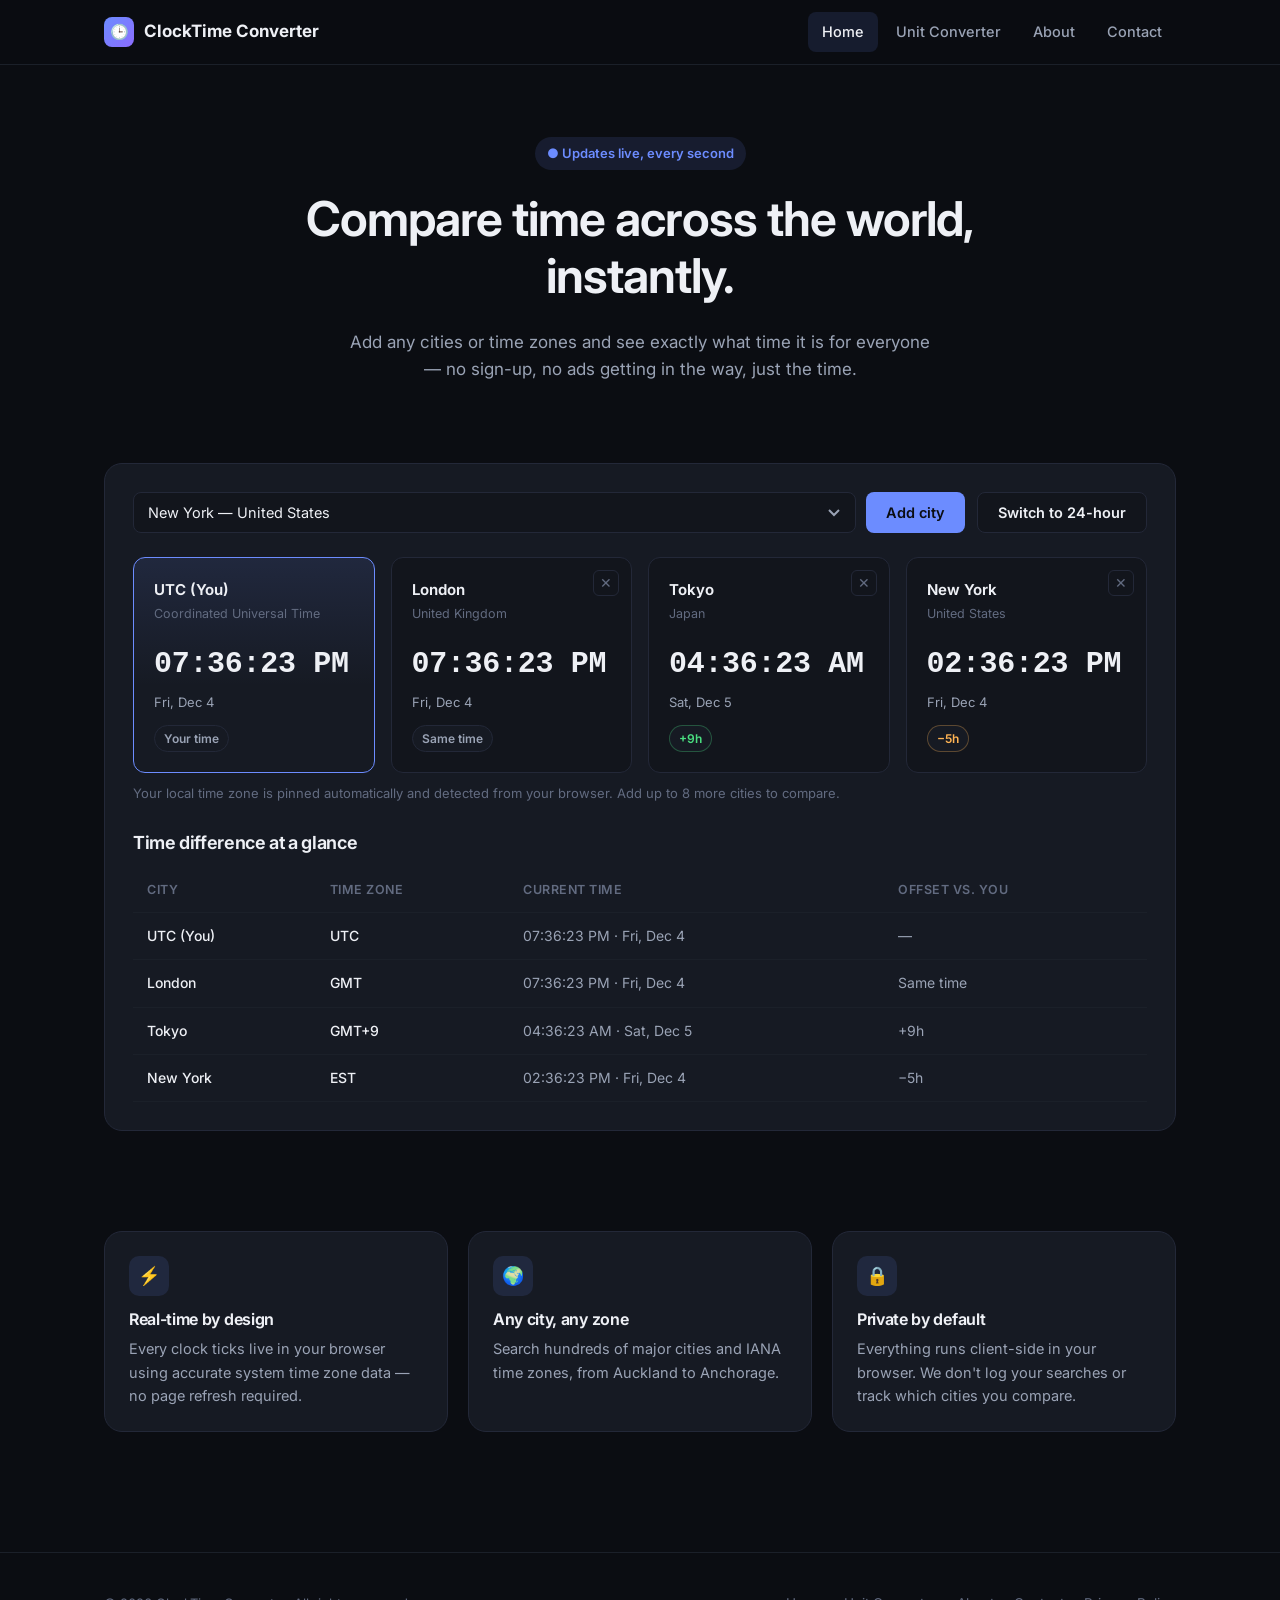
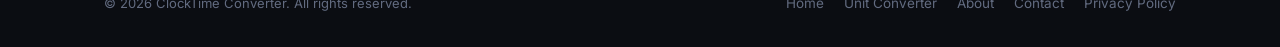
<file: website/index.html>
<!DOCTYPE html>
<html lang="en">
<head>
<meta charset="UTF-8">
<meta name="viewport" content="width=device-width, initial-scale=1.0">
<title>ClockTime Converter — World Clock &amp; Time Zone Converter</title>
<meta name="description" content="Compare live time across cities and time zones instantly. A free, fast world clock and time zone converter with no sign-up required.">
<link rel="icon" href="favicon.ico">
<link rel="preconnect" href="https://fonts.googleapis.com">
<link rel="preconnect" href="https://fonts.gstatic.com" crossorigin>
<link href="https://fonts.googleapis.com/css2?family=Inter:wght@400;500;600;650;700&display=swap" rel="stylesheet">
<link rel="stylesheet" href="style.css">
</head>
<body>

<header class="site-header">
  <div class="header-inner">
    <a href="index.html" class="brand">
      <span class="brand-mark">🕒</span>
      ClockTime Converter
    </a>
    <nav class="main-nav" id="mainNav">
      <a href="index.html" class="active">Home</a>
      <a href="converter.html">Unit Converter</a>
      <a href="about.html">About</a>
      <a href="contact.html">Contact</a>
    </nav>
    <button class="nav-toggle" id="navToggle" aria-label="Toggle navigation">☰</button>
  </div>
</header>

<main>
  <section class="hero">
    <div class="container">
      <span class="eyebrow">● Updates live, every second</span>
      <h1>Compare time across the world, instantly.</h1>
      <p class="lead">Add any cities or time zones and see exactly what time it is for everyone — no sign-up, no ads getting in the way, just the time.</p>
    </div>
  </section>

  <section>
    <div class="container">
      <div class="card">
        <div class="clock-toolbar">
          <div class="add-zone">
            <select id="zoneSelect" aria-label="Choose a city or time zone"></select>
            <button class="btn btn-primary" id="addZoneBtn">Add city</button>
          </div>
          <button class="btn btn-secondary" id="use24hBtn">Switch to 24-hour</button>
        </div>

        <div class="zone-grid" id="zoneGrid"></div>
        <p class="helper-text">Your local time zone is pinned automatically and detected from your browser. Add up to 8 more cities to compare.</p>

        <div class="diff-panel">
          <h2>Time difference at a glance</h2>
          <div style="overflow-x:auto;">
            <table class="diff-table" id="diffTable">
              <thead>
                <tr>
                  <th>City</th>
                  <th>Time zone</th>
                  <th>Current time</th>
                  <th>Offset vs. you</th>
                </tr>
              </thead>
              <tbody id="diffTableBody"></tbody>
            </table>
          </div>
        </div>
      </div>
    </div>
  </section>

  <section>
    <div class="container">
      <div class="grid grid-3 value-grid">
        <div class="card value-card">
          <div class="icon">⚡</div>
          <h3>Real-time by design</h3>
          <p>Every clock ticks live in your browser using accurate system time zone data — no page refresh required.</p>
        </div>
        <div class="card value-card">
          <div class="icon">🌍</div>
          <h3>Any city, any zone</h3>
          <p>Search hundreds of major cities and IANA time zones, from Auckland to Anchorage.</p>
        </div>
        <div class="card value-card">
          <div class="icon">🔒</div>
          <h3>Private by default</h3>
          <p>Everything runs client-side in your browser. We don't log your searches or track which cities you compare.</p>
        </div>
      </div>
    </div>
  </section>
</main>

<footer class="site-footer">
  <div class="container footer-inner">
    <div class="footer-copy">© <span id="year"></span> ClockTime Converter. All rights reserved.</div>
    <nav class="footer-nav">
      <a href="index.html">Home</a>
      <a href="converter.html">Unit Converter</a>
      <a href="about.html">About</a>
      <a href="contact.html">Contact</a>
      <a href="privacy.html">Privacy Policy</a>
    </nav>
  </div>
</footer>

<script src="script.js"></script>
</body>
</html>
</file>
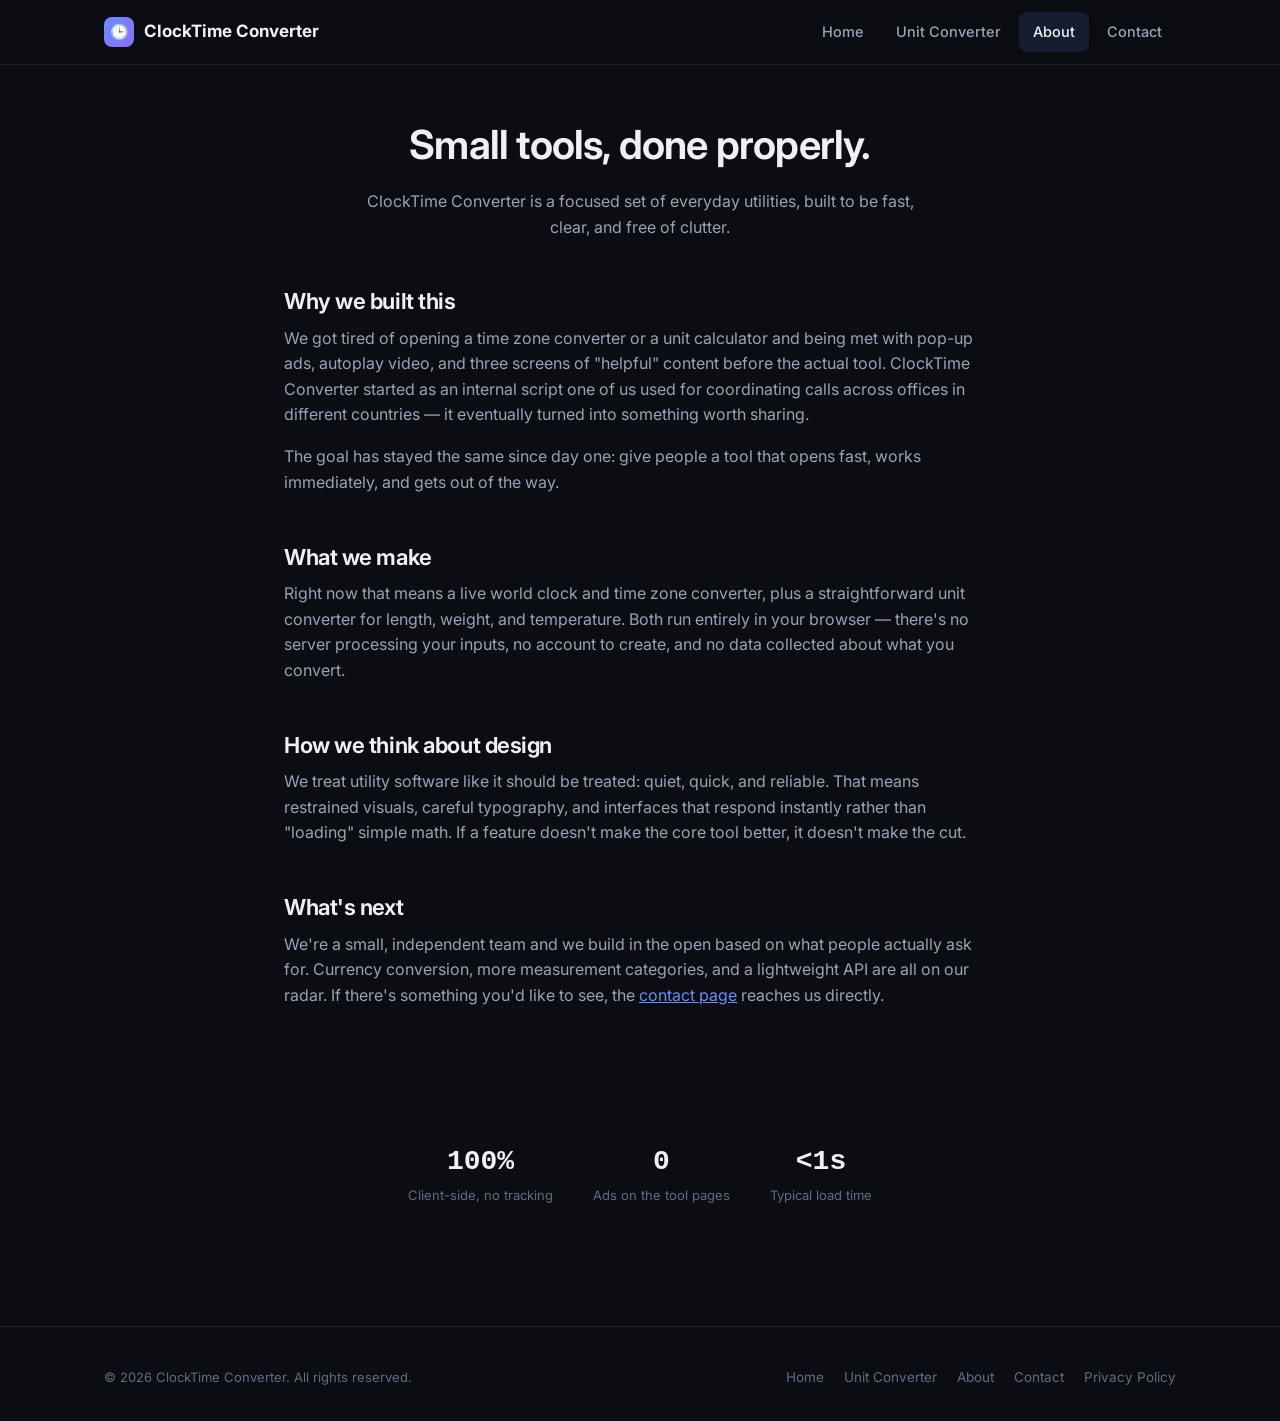
<file: website/about.html>
<!DOCTYPE html>
<html lang="en">
<head>
<meta charset="UTF-8">
<meta name="viewport" content="width=device-width, initial-scale=1.0">
<title>About Us | ClockTime Converter</title>
<meta name="description" content="Learn about ClockTime Converter, a small team building fast, no-nonsense time zone and unit conversion tools.">
<link rel="icon" href="favicon.ico">
<link rel="preconnect" href="https://fonts.googleapis.com">
<link rel="preconnect" href="https://fonts.gstatic.com" crossorigin>
<link href="https://fonts.googleapis.com/css2?family=Inter:wght@400;500;600;650;700&display=swap" rel="stylesheet">
<link rel="stylesheet" href="style.css">
</head>
<body>

<header class="site-header">
  <div class="header-inner">
    <a href="index.html" class="brand">
      <span class="brand-mark">🕒</span>
      ClockTime Converter
    </a>
    <nav class="main-nav" id="mainNav">
      <a href="index.html">Home</a>
      <a href="converter.html">Unit Converter</a>
      <a href="about.html" class="active">About</a>
      <a href="contact.html">Contact</a>
    </nav>
    <button class="nav-toggle" id="navToggle" aria-label="Toggle navigation">☰</button>
  </div>
</header>

<main>
  <section class="page-hero">
    <div class="container">
      <h1>Small tools, done properly.</h1>
      <p>ClockTime Converter is a focused set of everyday utilities, built to be fast, clear, and free of clutter.</p>
    </div>
  </section>

  <section>
    <div class="container prose">
      <h2>Why we built this</h2>
      <p>We got tired of opening a time zone converter or a unit calculator and being met with pop-up ads, autoplay video, and three screens of "helpful" content before the actual tool. ClockTime Converter started as an internal script one of us used for coordinating calls across offices in different countries — it eventually turned into something worth sharing.</p>
      <p>The goal has stayed the same since day one: give people a tool that opens fast, works immediately, and gets out of the way.</p>

      <h2>What we make</h2>
      <p>Right now that means a live world clock and time zone converter, plus a straightforward unit converter for length, weight, and temperature. Both run entirely in your browser — there's no server processing your inputs, no account to create, and no data collected about what you convert.</p>

      <h2>How we think about design</h2>
      <p>We treat utility software like it should be treated: quiet, quick, and reliable. That means restrained visuals, careful typography, and interfaces that respond instantly rather than "loading" simple math. If a feature doesn't make the core tool better, it doesn't make the cut.</p>

      <h2>What's next</h2>
      <p>We're a small, independent team and we build in the open based on what people actually ask for. Currency conversion, more measurement categories, and a lightweight API are all on our radar. If there's something you'd like to see, the <a href="contact.html" style="color: var(--accent); text-decoration: underline;">contact page</a> reaches us directly.</p>
    </div>
  </section>

  <section>
    <div class="container">
      <div class="stats-row">
        <div class="stat">
          <div class="num">100%</div>
          <div class="label">Client-side, no tracking</div>
        </div>
        <div class="stat">
          <div class="num">0</div>
          <div class="label">Ads on the tool pages</div>
        </div>
        <div class="stat">
          <div class="num">&lt;1s</div>
          <div class="label">Typical load time</div>
        </div>
      </div>
    </div>
  </section>
</main>

<footer class="site-footer">
  <div class="container footer-inner">
    <div class="footer-copy">© <span id="year"></span> ClockTime Converter. All rights reserved.</div>
    <nav class="footer-nav">
      <a href="index.html">Home</a>
      <a href="converter.html">Unit Converter</a>
      <a href="about.html">About</a>
      <a href="contact.html">Contact</a>
      <a href="privacy.html">Privacy Policy</a>
    </nav>
  </div>
</footer>

<script src="script.js"></script>
</body>
</html>
</file>
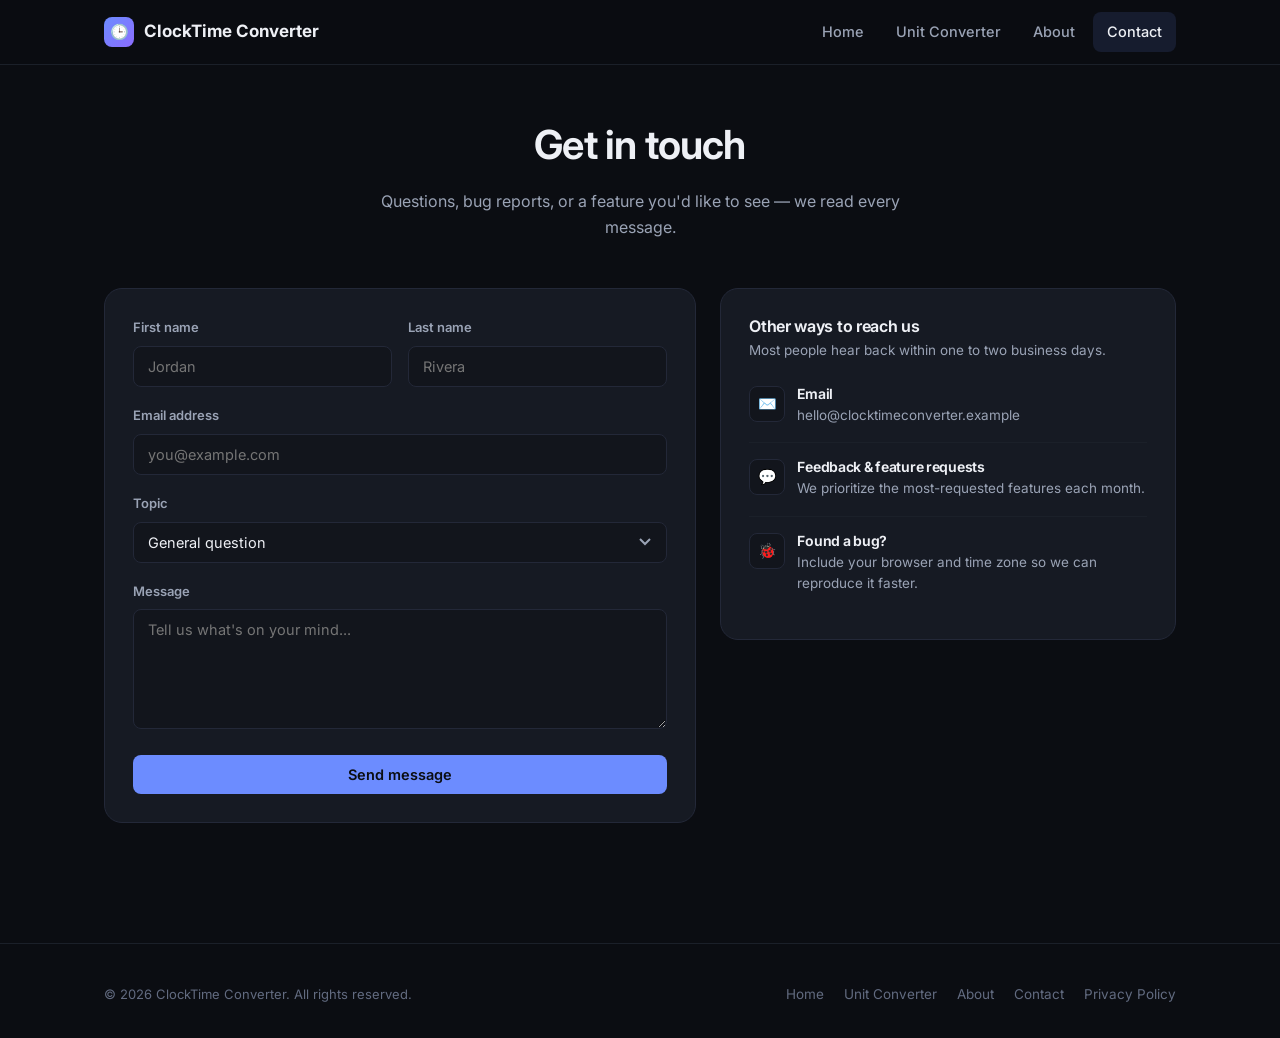
<file: website/contact.html>
<!DOCTYPE html>
<html lang="en">
<head>
<meta charset="UTF-8">
<meta name="viewport" content="width=device-width, initial-scale=1.0">
<title>Contact Us | ClockTime Converter</title>
<meta name="description" content="Get in touch with the ClockTime Converter team — questions, feedback, and feature requests welcome.">
<link rel="icon" href="favicon.ico">
<link rel="preconnect" href="https://fonts.googleapis.com">
<link rel="preconnect" href="https://fonts.gstatic.com" crossorigin>
<link href="https://fonts.googleapis.com/css2?family=Inter:wght@400;500;600;650;700&display=swap" rel="stylesheet">
<link rel="stylesheet" href="style.css">
</head>
<body>

<header class="site-header">
  <div class="header-inner">
    <a href="index.html" class="brand">
      <span class="brand-mark">🕒</span>
      ClockTime Converter
    </a>
    <nav class="main-nav" id="mainNav">
      <a href="index.html">Home</a>
      <a href="converter.html">Unit Converter</a>
      <a href="about.html">About</a>
      <a href="contact.html" class="active">Contact</a>
    </nav>
    <button class="nav-toggle" id="navToggle" aria-label="Toggle navigation">☰</button>
  </div>
</header>

<main>
  <section class="page-hero">
    <div class="container">
      <h1>Get in touch</h1>
      <p>Questions, bug reports, or a feature you'd like to see — we read every message.</p>
    </div>
  </section>

  <section>
    <div class="container">
      <div class="contact-layout">

        <div class="card">
          <form id="contactForm" novalidate>
            <div class="form-row">
              <div class="field-group">
                <label for="firstName">First name</label>
                <input type="text" id="firstName" name="firstName" placeholder="Jordan" required>
              </div>
              <div class="field-group">
                <label for="lastName">Last name</label>
                <input type="text" id="lastName" name="lastName" placeholder="Rivera" required>
              </div>
            </div>

            <div class="field-group">
              <label for="email">Email address</label>
              <input type="email" id="email" name="email" placeholder="you@example.com" required>
            </div>

            <div class="field-group">
              <label for="topic">Topic</label>
              <select id="topic" name="topic">
                <option value="general">General question</option>
                <option value="bug">Report a bug</option>
                <option value="feature">Feature request</option>
                <option value="other">Something else</option>
              </select>
            </div>

            <div class="field-group">
              <label for="message">Message</label>
              <textarea id="message" name="message" placeholder="Tell us what's on your mind..." required></textarea>
            </div>

            <button type="submit" class="btn btn-primary" style="width:100%;">Send message</button>

            <div class="form-status" id="formStatus"></div>
          </form>
        </div>

        <div class="card">
          <h3 style="font-size:16px; margin-bottom: 4px;">Other ways to reach us</h3>
          <p style="font-size: 13.5px; margin-bottom: 8px;">Most people hear back within one to two business days.</p>

          <div class="contact-info-item">
            <div class="icon">✉️</div>
            <div>
              <h4>Email</h4>
              <p>hello@clocktimeconverter.example</p>
            </div>
          </div>
          <div class="contact-info-item">
            <div class="icon">💬</div>
            <div>
              <h4>Feedback &amp; feature requests</h4>
              <p>We prioritize the most-requested features each month.</p>
            </div>
          </div>
          <div class="contact-info-item">
            <div class="icon">🐞</div>
            <div>
              <h4>Found a bug?</h4>
              <p>Include your browser and time zone so we can reproduce it faster.</p>
            </div>
          </div>
        </div>

      </div>
    </div>
  </section>
</main>

<footer class="site-footer">
  <div class="container footer-inner">
    <div class="footer-copy">© <span id="year"></span> ClockTime Converter. All rights reserved.</div>
    <nav class="footer-nav">
      <a href="index.html">Home</a>
      <a href="converter.html">Unit Converter</a>
      <a href="about.html">About</a>
      <a href="contact.html">Contact</a>
      <a href="privacy.html">Privacy Policy</a>
    </nav>
  </div>
</footer>

<script src="script.js"></script>
</body>
</html>
</file>
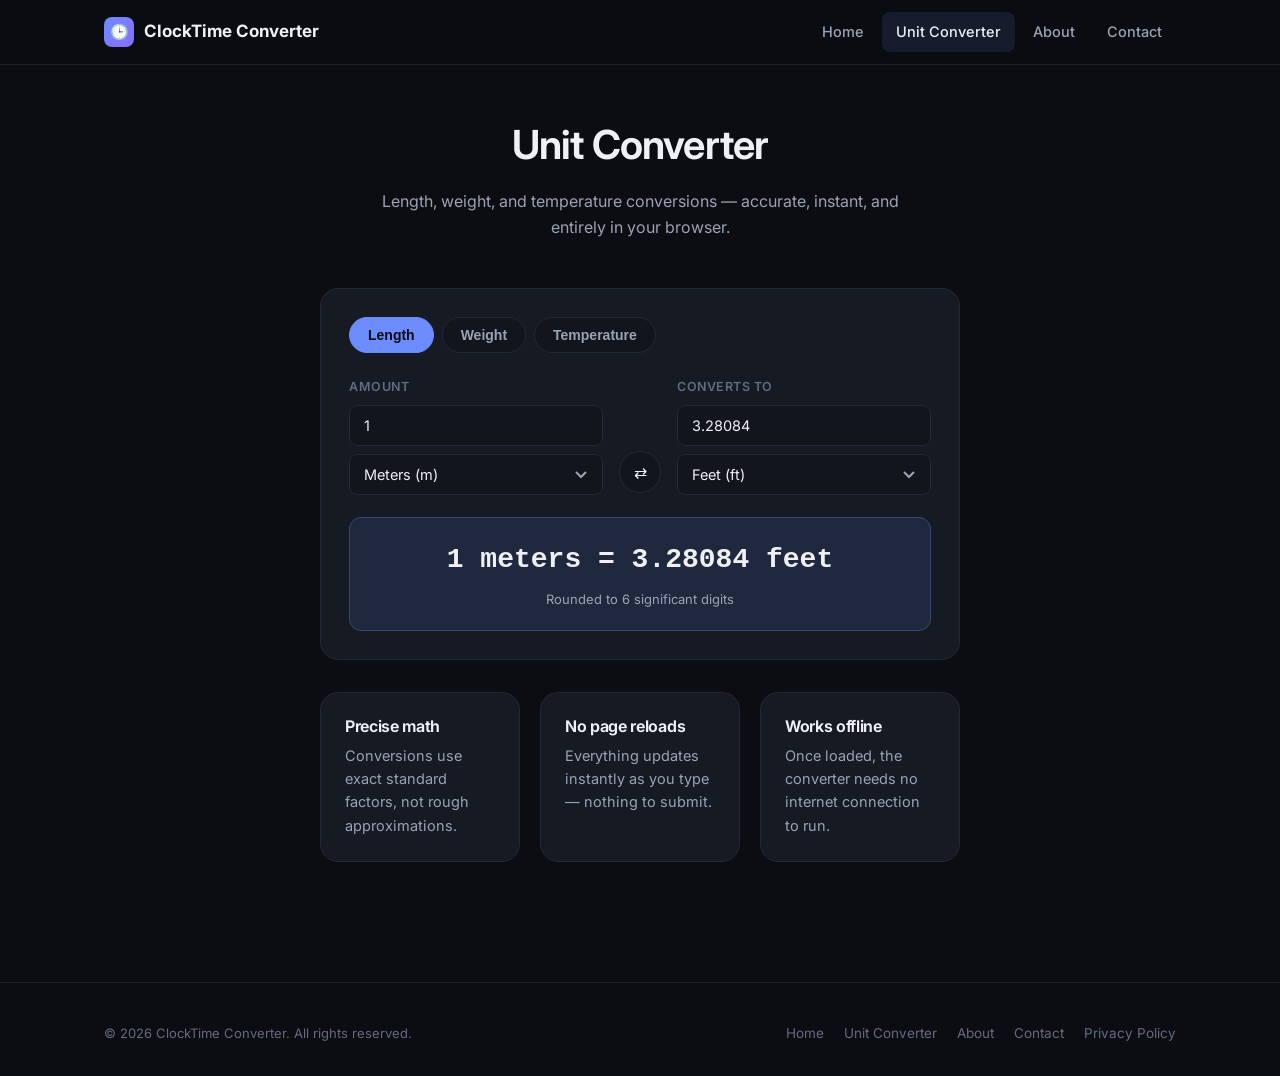
<file: website/converter.html>
<!DOCTYPE html>
<html lang="en">
<head>
<meta charset="UTF-8">
<meta name="viewport" content="width=device-width, initial-scale=1.0">
<title>Unit Converter — Length, Weight &amp; Temperature | ClockTime Converter</title>
<meta name="description" content="Convert length, weight, and temperature units instantly with a clean, fast, client-side unit converter.">
<link rel="icon" href="favicon.ico">
<link rel="preconnect" href="https://fonts.googleapis.com">
<link rel="preconnect" href="https://fonts.gstatic.com" crossorigin>
<link href="https://fonts.googleapis.com/css2?family=Inter:wght@400;500;600;650;700&display=swap" rel="stylesheet">
<link rel="stylesheet" href="style.css">
</head>
<body>

<header class="site-header">
  <div class="header-inner">
    <a href="index.html" class="brand">
      <span class="brand-mark">🕒</span>
      ClockTime Converter
    </a>
    <nav class="main-nav" id="mainNav">
      <a href="index.html">Home</a>
      <a href="converter.html" class="active">Unit Converter</a>
      <a href="about.html">About</a>
      <a href="contact.html">Contact</a>
    </nav>
    <button class="nav-toggle" id="navToggle" aria-label="Toggle navigation">☰</button>
  </div>
</header>

<main>
  <section class="page-hero">
    <div class="container">
      <h1>Unit Converter</h1>
      <p>Length, weight, and temperature conversions — accurate, instant, and entirely in your browser.</p>
    </div>
  </section>

  <section>
    <div class="container">
      <div class="card" style="max-width:640px; margin:0 auto;">

        <div class="converter-tabs">
          <button class="tab-btn active" data-panel="length">Length</button>
          <button class="tab-btn" data-panel="weight">Weight</button>
          <button class="tab-btn" data-panel="temperature">Temperature</button>
        </div>

        <!-- Length -->
        <div class="converter-panel active" id="panel-length">
          <div class="converter-row">
            <div class="field">
              <label for="lengthFromValue">Amount</label>
              <input type="number" id="lengthFromValue" value="1" step="any">
              <select id="lengthFromUnit">
                <option value="mm">Millimeters (mm)</option>
                <option value="cm">Centimeters (cm)</option>
                <option value="m" selected>Meters (m)</option>
                <option value="km">Kilometers (km)</option>
                <option value="in">Inches (in)</option>
                <option value="ft">Feet (ft)</option>
                <option value="yd">Yards (yd)</option>
                <option value="mi">Miles (mi)</option>
              </select>
            </div>
            <button class="swap-btn" id="lengthSwap" aria-label="Swap units">⇄</button>
            <div class="field">
              <label for="lengthToUnit">Converts to</label>
              <input type="text" id="lengthToValue" readonly>
              <select id="lengthToUnit">
                <option value="mm">Millimeters (mm)</option>
                <option value="cm">Centimeters (cm)</option>
                <option value="m">Meters (m)</option>
                <option value="km">Kilometers (km)</option>
                <option value="in">Inches (in)</option>
                <option value="ft" selected>Feet (ft)</option>
                <option value="yd">Yards (yd)</option>
                <option value="mi">Miles (mi)</option>
              </select>
            </div>
          </div>
          <div class="result-box">
            <div class="result-value" id="lengthResult">—</div>
            <div class="result-note">Rounded to 6 significant digits</div>
          </div>
        </div>

        <!-- Weight -->
        <div class="converter-panel" id="panel-weight">
          <div class="converter-row">
            <div class="field">
              <label for="weightFromValue">Amount</label>
              <input type="number" id="weightFromValue" value="1" step="any">
              <select id="weightFromUnit">
                <option value="mg">Milligrams (mg)</option>
                <option value="g" selected>Grams (g)</option>
                <option value="kg">Kilograms (kg)</option>
                <option value="oz">Ounces (oz)</option>
                <option value="lb">Pounds (lb)</option>
                <option value="st">Stone (st)</option>
                <option value="t">Metric tons (t)</option>
              </select>
            </div>
            <button class="swap-btn" id="weightSwap" aria-label="Swap units">⇄</button>
            <div class="field">
              <label for="weightToUnit">Converts to</label>
              <input type="text" id="weightToValue" readonly>
              <select id="weightToUnit">
                <option value="mg">Milligrams (mg)</option>
                <option value="g">Grams (g)</option>
                <option value="kg">Kilograms (kg)</option>
                <option value="oz" selected>Ounces (oz)</option>
                <option value="lb">Pounds (lb)</option>
                <option value="st">Stone (st)</option>
                <option value="t">Metric tons (t)</option>
              </select>
            </div>
          </div>
          <div class="result-box">
            <div class="result-value" id="weightResult">—</div>
            <div class="result-note">Rounded to 6 significant digits</div>
          </div>
        </div>

        <!-- Temperature -->
        <div class="converter-panel" id="panel-temperature">
          <div class="converter-row">
            <div class="field">
              <label for="tempFromValue">Amount</label>
              <input type="number" id="tempFromValue" value="0" step="any">
              <select id="tempFromUnit">
                <option value="c" selected>Celsius (°C)</option>
                <option value="f">Fahrenheit (°F)</option>
                <option value="k">Kelvin (K)</option>
              </select>
            </div>
            <button class="swap-btn" id="tempSwap" aria-label="Swap units">⇄</button>
            <div class="field">
              <label for="tempToUnit">Converts to</label>
              <input type="text" id="tempToValue" readonly>
              <select id="tempToUnit">
                <option value="c">Celsius (°C)</option>
                <option value="f" selected>Fahrenheit (°F)</option>
                <option value="k">Kelvin (K)</option>
              </select>
            </div>
          </div>
          <div class="result-box">
            <div class="result-value" id="tempResult">—</div>
            <div class="result-note">Rounded to 2 decimal places</div>
          </div>
        </div>

      </div>

      <div class="grid grid-3 value-grid" style="max-width:640px;margin:32px auto 0;">
        <div class="card value-card">
          <h3>Precise math</h3>
          <p>Conversions use exact standard factors, not rough approximations.</p>
        </div>
        <div class="card value-card">
          <h3>No page reloads</h3>
          <p>Everything updates instantly as you type — nothing to submit.</p>
        </div>
        <div class="card value-card">
          <h3>Works offline</h3>
          <p>Once loaded, the converter needs no internet connection to run.</p>
        </div>
      </div>
    </div>
  </section>
</main>

<footer class="site-footer">
  <div class="container footer-inner">
    <div class="footer-copy">© <span id="year"></span> ClockTime Converter. All rights reserved.</div>
    <nav class="footer-nav">
      <a href="index.html">Home</a>
      <a href="converter.html">Unit Converter</a>
      <a href="about.html">About</a>
      <a href="contact.html">Contact</a>
      <a href="privacy.html">Privacy Policy</a>
    </nav>
  </div>
</footer>

<script src="script.js"></script>
</body>
</html>
</file>
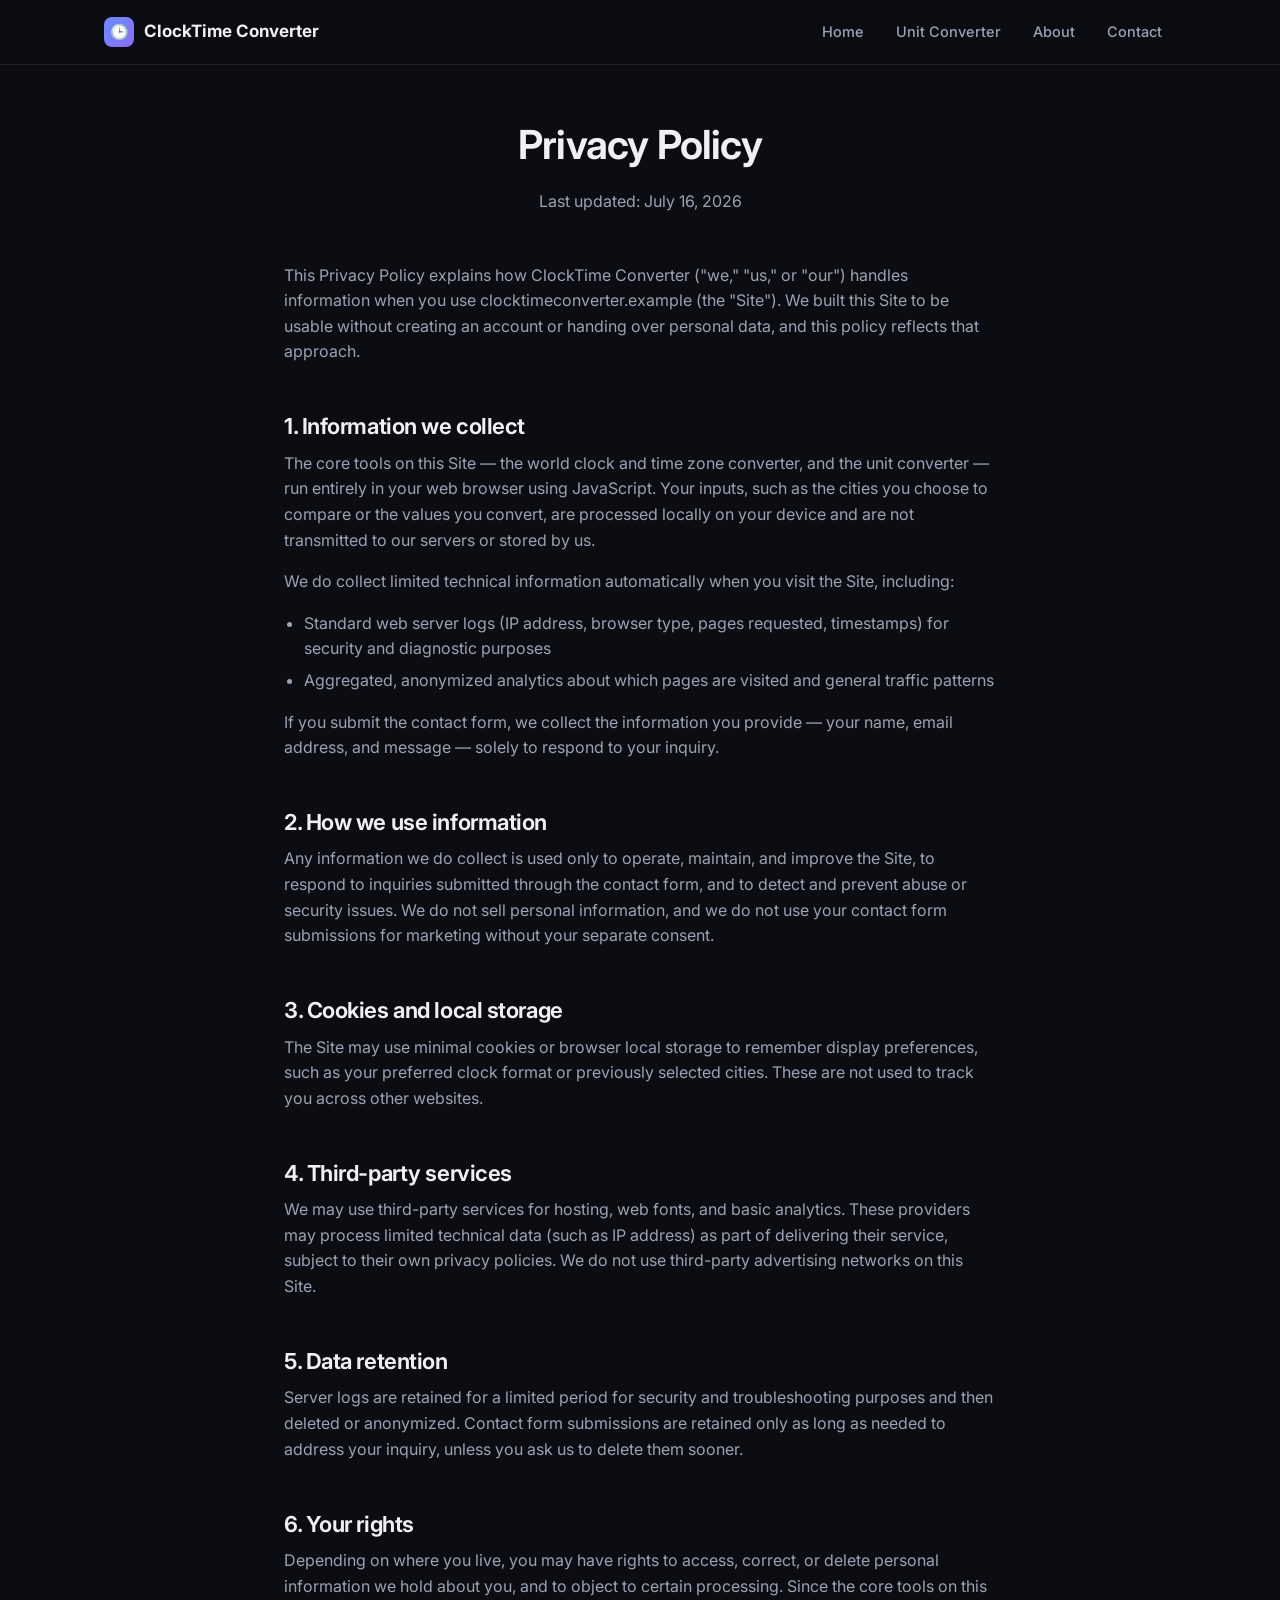
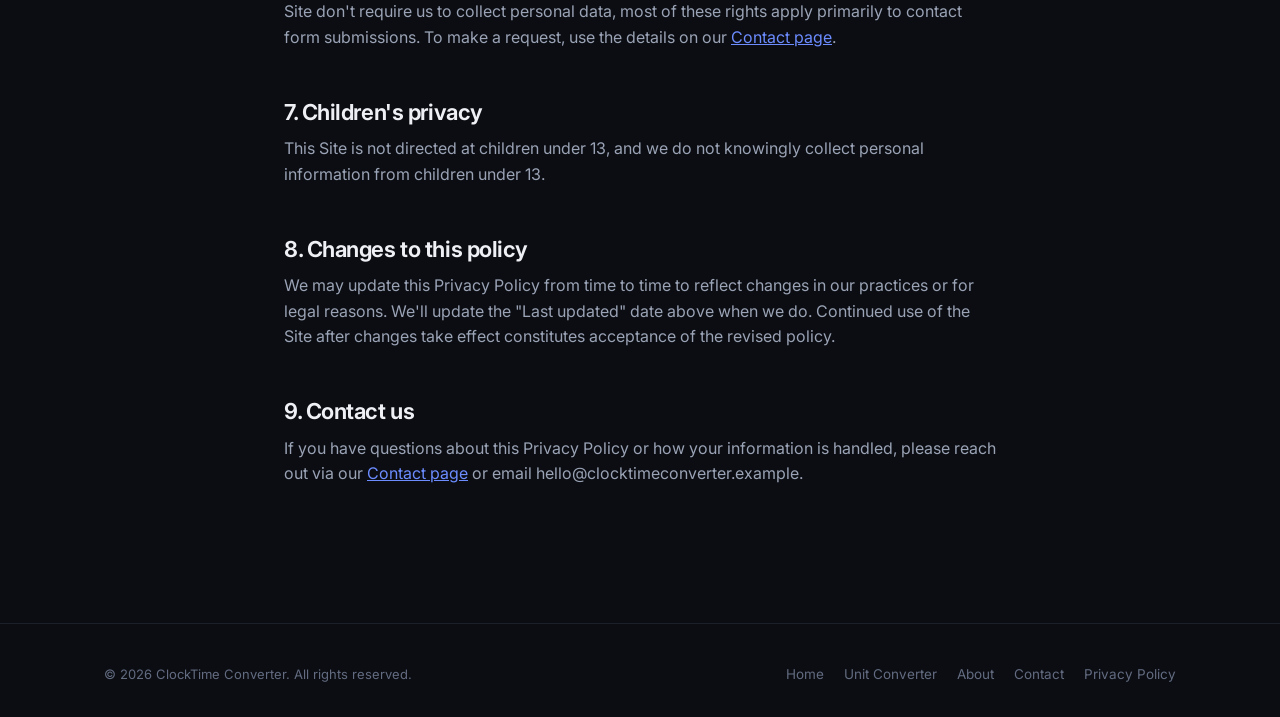
<file: website/privacy.html>
<!DOCTYPE html>
<html lang="en">
<head>
<meta charset="UTF-8">
<meta name="viewport" content="width=device-width, initial-scale=1.0">
<title>Privacy Policy | ClockTime Converter</title>
<meta name="description" content="Read the ClockTime Converter privacy policy — what data we collect, how it's used, and your rights.">
<link rel="icon" href="favicon.ico">
<link rel="preconnect" href="https://fonts.googleapis.com">
<link rel="preconnect" href="https://fonts.gstatic.com" crossorigin>
<link href="https://fonts.googleapis.com/css2?family=Inter:wght@400;500;600;650;700&display=swap" rel="stylesheet">
<link rel="stylesheet" href="style.css">
</head>
<body>

<header class="site-header">
  <div class="header-inner">
    <a href="index.html" class="brand">
      <span class="brand-mark">🕒</span>
      ClockTime Converter
    </a>
    <nav class="main-nav" id="mainNav">
      <a href="index.html">Home</a>
      <a href="converter.html">Unit Converter</a>
      <a href="about.html">About</a>
      <a href="contact.html">Contact</a>
    </nav>
    <button class="nav-toggle" id="navToggle" aria-label="Toggle navigation">☰</button>
  </div>
</header>

<main>
  <section class="page-hero">
    <div class="container">
      <h1>Privacy Policy</h1>
      <p>Last updated: July 16, 2026</p>
    </div>
  </section>

  <section>
    <div class="container prose">
      <p>This Privacy Policy explains how ClockTime Converter ("we," "us," or "our") handles information when you use clocktimeconverter.example (the "Site"). We built this Site to be usable without creating an account or handing over personal data, and this policy reflects that approach.</p>

      <h2>1. Information we collect</h2>
      <p>The core tools on this Site — the world clock and time zone converter, and the unit converter — run entirely in your web browser using JavaScript. Your inputs, such as the cities you choose to compare or the values you convert, are processed locally on your device and are not transmitted to our servers or stored by us.</p>
      <p>We do collect limited technical information automatically when you visit the Site, including:</p>
      <ul>
        <li>Standard web server logs (IP address, browser type, pages requested, timestamps) for security and diagnostic purposes</li>
        <li>Aggregated, anonymized analytics about which pages are visited and general traffic patterns</li>
      </ul>
      <p>If you submit the contact form, we collect the information you provide — your name, email address, and message — solely to respond to your inquiry.</p>

      <h2>2. How we use information</h2>
      <p>Any information we do collect is used only to operate, maintain, and improve the Site, to respond to inquiries submitted through the contact form, and to detect and prevent abuse or security issues. We do not sell personal information, and we do not use your contact form submissions for marketing without your separate consent.</p>

      <h2>3. Cookies and local storage</h2>
      <p>The Site may use minimal cookies or browser local storage to remember display preferences, such as your preferred clock format or previously selected cities. These are not used to track you across other websites.</p>

      <h2>4. Third-party services</h2>
      <p>We may use third-party services for hosting, web fonts, and basic analytics. These providers may process limited technical data (such as IP address) as part of delivering their service, subject to their own privacy policies. We do not use third-party advertising networks on this Site.</p>

      <h2>5. Data retention</h2>
      <p>Server logs are retained for a limited period for security and troubleshooting purposes and then deleted or anonymized. Contact form submissions are retained only as long as needed to address your inquiry, unless you ask us to delete them sooner.</p>

      <h2>6. Your rights</h2>
      <p>Depending on where you live, you may have rights to access, correct, or delete personal information we hold about you, and to object to certain processing. Since the core tools on this Site don't require us to collect personal data, most of these rights apply primarily to contact form submissions. To make a request, use the details on our <a href="contact.html" style="color: var(--accent); text-decoration: underline;">Contact page</a>.</p>

      <h2>7. Children's privacy</h2>
      <p>This Site is not directed at children under 13, and we do not knowingly collect personal information from children under 13.</p>

      <h2>8. Changes to this policy</h2>
      <p>We may update this Privacy Policy from time to time to reflect changes in our practices or for legal reasons. We'll update the "Last updated" date above when we do. Continued use of the Site after changes take effect constitutes acceptance of the revised policy.</p>

      <h2>9. Contact us</h2>
      <p>If you have questions about this Privacy Policy or how your information is handled, please reach out via our <a href="contact.html" style="color: var(--accent); text-decoration: underline;">Contact page</a> or email hello@clocktimeconverter.example.</p>
    </div>
  </section>
</main>

<footer class="site-footer">
  <div class="container footer-inner">
    <div class="footer-copy">© <span id="year"></span> ClockTime Converter. All rights reserved.</div>
    <nav class="footer-nav">
      <a href="index.html">Home</a>
      <a href="converter.html">Unit Converter</a>
      <a href="about.html">About</a>
      <a href="contact.html">Contact</a>
      <a href="privacy.html">Privacy Policy</a>
    </nav>
  </div>
</footer>

<script src="script.js"></script>
</body>
</html>
</file>
<file: website/style.css>
/* ==========================================================================
   ClockTime Converter — shared stylesheet
   ========================================================================== */

:root {
  --bg: #0b0d12;
  --bg-elevated: #12151c;
  --bg-card: #161a23;
  --bg-card-hover: #1b202b;
  --border: #232838;
  --border-soft: #1b2029;
  --text: #eef0f5;
  --text-muted: #9aa3b5;
  --text-faint: #626b80;
  --accent: #6c8cff;
  --accent-soft: #384874;
  --accent-bg: rgba(108, 140, 255, 0.12);
  --success: #4ade80;
  --danger: #f87171;
  --radius-sm: 8px;
  --radius-md: 12px;
  --radius-lg: 18px;
  --shadow: 0 8px 30px rgba(0, 0, 0, 0.35);
  --font-sans: "Inter", -apple-system, BlinkMacSystemFont, "Segoe UI", Roboto,
    Helvetica, Arial, sans-serif;
  --font-mono: "SF Mono", "JetBrains Mono", Consolas, "Liberation Mono",
    Menlo, monospace;
  --max-width: 1120px;
}

* {
  box-sizing: border-box;
}

html {
  scroll-behavior: smooth;
}

body {
  margin: 0;
  background: var(--bg);
  color: var(--text);
  font-family: var(--font-sans);
  font-size: 16px;
  line-height: 1.6;
  -webkit-font-smoothing: antialiased;
  -moz-osx-font-smoothing: grayscale;
}

img {
  max-width: 100%;
  display: block;
}

a {
  color: inherit;
  text-decoration: none;
}

ul {
  margin: 0;
  padding: 0;
  list-style: none;
}

h1, h2, h3, h4 {
  font-weight: 650;
  line-height: 1.2;
  letter-spacing: -0.02em;
  margin: 0 0 0.5em 0;
}

p {
  margin: 0 0 1em 0;
  color: var(--text-muted);
}

.container {
  max-width: var(--max-width);
  margin: 0 auto;
  padding: 0 24px;
}

/* ---------- Header ---------- */

.site-header {
  position: sticky;
  top: 0;
  z-index: 100;
  background: rgba(11, 13, 18, 0.85);
  backdrop-filter: blur(10px);
  -webkit-backdrop-filter: blur(10px);
  border-bottom: 1px solid var(--border-soft);
}

.header-inner {
  max-width: var(--max-width);
  margin: 0 auto;
  padding: 0 24px;
  height: 64px;
  display: flex;
  align-items: center;
  justify-content: space-between;
}

.brand {
  display: flex;
  align-items: center;
  gap: 10px;
  font-weight: 700;
  font-size: 17px;
  color: var(--text);
}

.brand-mark {
  width: 30px;
  height: 30px;
  border-radius: 8px;
  background: linear-gradient(135deg, #6c8cff, #8b6cff);
  display: flex;
  align-items: center;
  justify-content: center;
  font-size: 15px;
  flex-shrink: 0;
}

.main-nav {
  display: flex;
  align-items: center;
  gap: 4px;
}

.main-nav a {
  padding: 8px 14px;
  border-radius: var(--radius-sm);
  font-size: 14.5px;
  font-weight: 500;
  color: var(--text-muted);
  transition: color 0.15s ease, background 0.15s ease;
}

.main-nav a:hover {
  color: var(--text);
  background: var(--bg-card);
}

.main-nav a.active {
  color: var(--text);
  background: var(--accent-bg);
}

.nav-toggle {
  display: none;
  background: none;
  border: 1px solid var(--border);
  border-radius: var(--radius-sm);
  color: var(--text);
  width: 38px;
  height: 38px;
  align-items: center;
  justify-content: center;
  cursor: pointer;
}

/* ---------- Hero ---------- */

.hero {
  padding: 72px 0 40px;
  text-align: center;
}

.hero .eyebrow {
  display: inline-flex;
  align-items: center;
  gap: 6px;
  font-size: 13px;
  font-weight: 600;
  color: var(--accent);
  background: var(--accent-bg);
  padding: 6px 12px;
  border-radius: 999px;
  margin-bottom: 20px;
}

.hero h1 {
  font-size: clamp(32px, 5vw, 48px);
  max-width: 780px;
  margin-left: auto;
  margin-right: auto;
}

.hero p.lead {
  font-size: 17px;
  max-width: 580px;
  margin: 0 auto;
  color: var(--text-muted);
}

.page-hero {
  padding: 56px 0 8px;
  text-align: center;
}

.page-hero h1 {
  font-size: clamp(28px, 4vw, 40px);
}

.page-hero p {
  max-width: 560px;
  margin: 0 auto;
}

/* ---------- Cards / Sections ---------- */

section {
  padding: 40px 0;
}

.card {
  background: var(--bg-card);
  border: 1px solid var(--border);
  border-radius: var(--radius-lg);
  padding: 28px;
}

.grid {
  display: grid;
  gap: 20px;
}

.grid-2 {
  grid-template-columns: repeat(2, 1fr);
}

.grid-3 {
  grid-template-columns: repeat(3, 1fr);
}

@media (max-width: 760px) {
  .grid-2,
  .grid-3 {
    grid-template-columns: 1fr;
  }
}

/* ---------- World Clock Tool ---------- */

.clock-toolbar {
  display: flex;
  flex-wrap: wrap;
  gap: 12px;
  align-items: center;
  justify-content: space-between;
  margin-bottom: 24px;
}

.add-zone {
  display: flex;
  gap: 10px;
  flex: 1;
  min-width: 260px;
}

select,
input[type="text"],
input[type="email"],
input[type="number"],
textarea {
  background: var(--bg-elevated);
  border: 1px solid var(--border);
  color: var(--text);
  border-radius: var(--radius-sm);
  padding: 11px 14px;
  font-size: 14.5px;
  font-family: var(--font-sans);
  width: 100%;
  transition: border-color 0.15s ease, box-shadow 0.15s ease;
}

select:focus,
input:focus,
textarea:focus {
  outline: none;
  border-color: var(--accent);
  box-shadow: 0 0 0 3px var(--accent-bg);
}

select {
  appearance: none;
  -webkit-appearance: none;
  background-image: url("data:image/svg+xml;utf8,<svg xmlns='http://www.w3.org/2000/svg' width='14' height='14' fill='none' stroke='%239aa3b5' stroke-width='2'><path d='M2 4l5 5 5-5'/></svg>");
  background-repeat: no-repeat;
  background-position: right 14px center;
  padding-right: 36px;
  cursor: pointer;
}

.btn {
  display: inline-flex;
  align-items: center;
  justify-content: center;
  gap: 8px;
  padding: 11px 20px;
  border-radius: var(--radius-sm);
  font-size: 14.5px;
  font-weight: 600;
  border: none;
  cursor: pointer;
  white-space: nowrap;
  transition: transform 0.1s ease, background 0.15s ease, opacity 0.15s ease;
  font-family: var(--font-sans);
}

.btn:active {
  transform: scale(0.98);
}

.btn-primary {
  background: var(--accent);
  color: #0b0d12;
}

.btn-primary:hover {
  background: #7f9dff;
}

.btn-secondary {
  background: var(--bg-elevated);
  color: var(--text);
  border: 1px solid var(--border);
}

.btn-secondary:hover {
  background: var(--bg-card-hover);
}

.btn-ghost {
  background: transparent;
  color: var(--text-muted);
  border: 1px solid var(--border);
  padding: 8px 12px;
  font-size: 13px;
}

.btn-ghost:hover {
  color: var(--text);
  border-color: var(--accent-soft);
}

.zone-grid {
  display: grid;
  grid-template-columns: repeat(auto-fill, minmax(240px, 1fr));
  gap: 16px;
}

.zone-card {
  position: relative;
  background: var(--bg-elevated);
  border: 1px solid var(--border);
  border-radius: var(--radius-md);
  padding: 20px;
  transition: border-color 0.15s ease, transform 0.15s ease;
}

.zone-card:hover {
  border-color: var(--accent-soft);
}

.zone-card.local {
  border-color: var(--accent);
  background: linear-gradient(180deg, var(--accent-bg), transparent 60%);
}

.zone-card .zone-remove {
  position: absolute;
  top: 12px;
  right: 12px;
  width: 26px;
  height: 26px;
  border-radius: 6px;
  background: transparent;
  border: 1px solid var(--border);
  color: var(--text-faint);
  cursor: pointer;
  display: flex;
  align-items: center;
  justify-content: center;
  font-size: 14px;
  line-height: 1;
}

.zone-card .zone-remove:hover {
  color: var(--danger);
  border-color: var(--danger);
}

.zone-city {
  font-size: 15px;
  font-weight: 650;
  margin-bottom: 2px;
}

.zone-region {
  font-size: 12.5px;
  color: var(--text-faint);
  margin-bottom: 16px;
}

.zone-time {
  font-family: var(--font-mono);
  font-size: 30px;
  font-weight: 600;
  letter-spacing: -0.01em;
  color: var(--text);
}

.zone-date {
  font-size: 13px;
  color: var(--text-muted);
  margin-top: 4px;
}

.zone-offset {
  display: inline-block;
  margin-top: 12px;
  font-size: 12px;
  font-weight: 600;
  padding: 3px 9px;
  border-radius: 999px;
  background: var(--bg-card);
  color: var(--text-muted);
  border: 1px solid var(--border);
}

.zone-offset.ahead {
  color: var(--success);
  border-color: rgba(74, 222, 128, 0.3);
}

.zone-offset.behind {
  color: #ffb454;
  border-color: rgba(255, 180, 84, 0.3);
}

.diff-panel {
  margin-top: 28px;
}

.diff-panel h2 {
  font-size: 18px;
  margin-bottom: 14px;
}

.diff-table {
  width: 100%;
  border-collapse: collapse;
  font-size: 14px;
}

.diff-table th,
.diff-table td {
  text-align: left;
  padding: 12px 14px;
  border-bottom: 1px solid var(--border-soft);
  color: var(--text-muted);
}

.diff-table th {
  color: var(--text-faint);
  font-weight: 600;
  font-size: 12.5px;
  text-transform: uppercase;
  letter-spacing: 0.04em;
}

.diff-table td:first-child,
.diff-table td:nth-child(2) {
  color: var(--text);
  font-weight: 500;
}

.helper-text {
  font-size: 13px;
  color: var(--text-faint);
  margin-top: 10px;
}

/* ---------- Unit Converter ---------- */

.converter-tabs {
  display: flex;
  gap: 8px;
  margin-bottom: 24px;
  flex-wrap: wrap;
}

.tab-btn {
  padding: 9px 18px;
  border-radius: 999px;
  border: 1px solid var(--border);
  background: var(--bg-elevated);
  color: var(--text-muted);
  font-size: 14px;
  font-weight: 600;
  cursor: pointer;
}

.tab-btn.active {
  background: var(--accent);
  color: #0b0d12;
  border-color: var(--accent);
}

.converter-panel {
  display: none;
}

.converter-panel.active {
  display: block;
}

.converter-row {
  display: grid;
  grid-template-columns: 1fr auto 1fr;
  gap: 16px;
  align-items: end;
}

@media (max-width: 640px) {
  .converter-row {
    grid-template-columns: 1fr;
  }
  .swap-btn {
    justify-self: center;
  }
}

.field {
  display: flex;
  flex-direction: column;
  gap: 8px;
}

.field label {
  font-size: 12.5px;
  font-weight: 600;
  color: var(--text-faint);
  text-transform: uppercase;
  letter-spacing: 0.04em;
}

.swap-btn {
  width: 42px;
  height: 42px;
  border-radius: 50%;
  border: 1px solid var(--border);
  background: var(--bg-elevated);
  color: var(--text);
  font-size: 16px;
  cursor: pointer;
  display: flex;
  align-items: center;
  justify-content: center;
  margin-bottom: 2px;
}

.swap-btn:hover {
  border-color: var(--accent);
  color: var(--accent);
}

.result-box {
  margin-top: 22px;
  padding: 20px;
  border-radius: var(--radius-md);
  background: var(--accent-bg);
  border: 1px solid var(--accent-soft);
  text-align: center;
}

.result-box .result-value {
  font-family: var(--font-mono);
  font-size: 28px;
  font-weight: 650;
  color: var(--text);
}

.result-box .result-note {
  font-size: 13px;
  color: var(--text-muted);
  margin-top: 6px;
}

/* ---------- Generic content pages ---------- */

.prose {
  max-width: 760px;
  margin: 0 auto;
}

.prose h2 {
  font-size: 22px;
  margin-top: 2.2em;
}

.prose h2:first-child {
  margin-top: 0;
}

.prose ul {
  margin: 0 0 1em 0;
  padding-left: 20px;
  list-style: disc;
  color: var(--text-muted);
}

.prose li {
  margin-bottom: 6px;
}

.value-grid {
  margin-top: 20px;
}

.value-card {
  padding: 24px;
}

.value-card .icon {
  width: 40px;
  height: 40px;
  border-radius: 10px;
  background: var(--accent-bg);
  display: flex;
  align-items: center;
  justify-content: center;
  font-size: 18px;
  margin-bottom: 14px;
}

.value-card h3 {
  font-size: 16px;
}

.value-card p {
  font-size: 14.5px;
  margin-bottom: 0;
}

.stats-row {
  display: flex;
  gap: 40px;
  justify-content: center;
  flex-wrap: wrap;
  margin-top: 36px;
}

.stat {
  text-align: center;
}

.stat .num {
  font-size: 28px;
  font-weight: 700;
  font-family: var(--font-mono);
}

.stat .label {
  font-size: 13px;
  color: var(--text-faint);
}

/* ---------- Contact form ---------- */

.contact-layout {
  display: grid;
  grid-template-columns: 1.3fr 1fr;
  gap: 24px;
  align-items: start;
}

@media (max-width: 760px) {
  .contact-layout {
    grid-template-columns: 1fr;
  }
}

.form-row {
  display: grid;
  grid-template-columns: 1fr 1fr;
  gap: 16px;
}

@media (max-width: 500px) {
  .form-row {
    grid-template-columns: 1fr;
  }
}

.field-group {
  margin-bottom: 18px;
}

.field-group label {
  display: block;
  font-size: 13px;
  font-weight: 600;
  margin-bottom: 8px;
  color: var(--text-muted);
}

textarea {
  resize: vertical;
  min-height: 120px;
}

.form-status {
  margin-top: 16px;
  padding: 12px 14px;
  border-radius: var(--radius-sm);
  font-size: 14px;
  display: none;
}

.form-status.show {
  display: block;
}

.form-status.success {
  background: rgba(74, 222, 128, 0.12);
  border: 1px solid rgba(74, 222, 128, 0.3);
  color: var(--success);
}

.contact-info-item {
  display: flex;
  gap: 12px;
  padding: 16px 0;
  border-bottom: 1px solid var(--border-soft);
}

.contact-info-item:last-child {
  border-bottom: none;
}

.contact-info-item .icon {
  width: 36px;
  height: 36px;
  border-radius: 8px;
  background: var(--bg-elevated);
  border: 1px solid var(--border);
  display: flex;
  align-items: center;
  justify-content: center;
  flex-shrink: 0;
  font-size: 15px;
}

.contact-info-item h4 {
  font-size: 14px;
  margin-bottom: 2px;
}

.contact-info-item p {
  font-size: 13.5px;
  margin: 0;
}

/* ---------- Footer ---------- */

.site-footer {
  border-top: 1px solid var(--border-soft);
  margin-top: 80px;
  padding: 40px 0 32px;
}

.footer-inner {
  display: flex;
  justify-content: space-between;
  align-items: center;
  flex-wrap: wrap;
  gap: 16px;
}

.footer-nav {
  display: flex;
  gap: 20px;
  flex-wrap: wrap;
}

.footer-nav a {
  font-size: 13.5px;
  color: var(--text-faint);
}

.footer-nav a:hover {
  color: var(--text);
}

.footer-copy {
  font-size: 13px;
  color: var(--text-faint);
}

/* ---------- Utility ---------- */

.text-center {
  text-align: center;
}

.mt-24 {
  margin-top: 24px;
}

.badge {
  display: inline-block;
  font-size: 12px;
  font-weight: 600;
  padding: 3px 10px;
  border-radius: 999px;
  background: var(--bg-elevated);
  border: 1px solid var(--border);
  color: var(--text-muted);
}

@media (max-width: 720px) {
  .main-nav {
    position: fixed;
    top: 64px;
    left: 0;
    right: 0;
    background: var(--bg-elevated);
    border-bottom: 1px solid var(--border);
    flex-direction: column;
    align-items: stretch;
    padding: 10px;
    display: none;
  }
  .main-nav.open {
    display: flex;
  }
  .main-nav a {
    padding: 12px 14px;
  }
  .nav-toggle {
    display: flex;
  }
}
</file>
